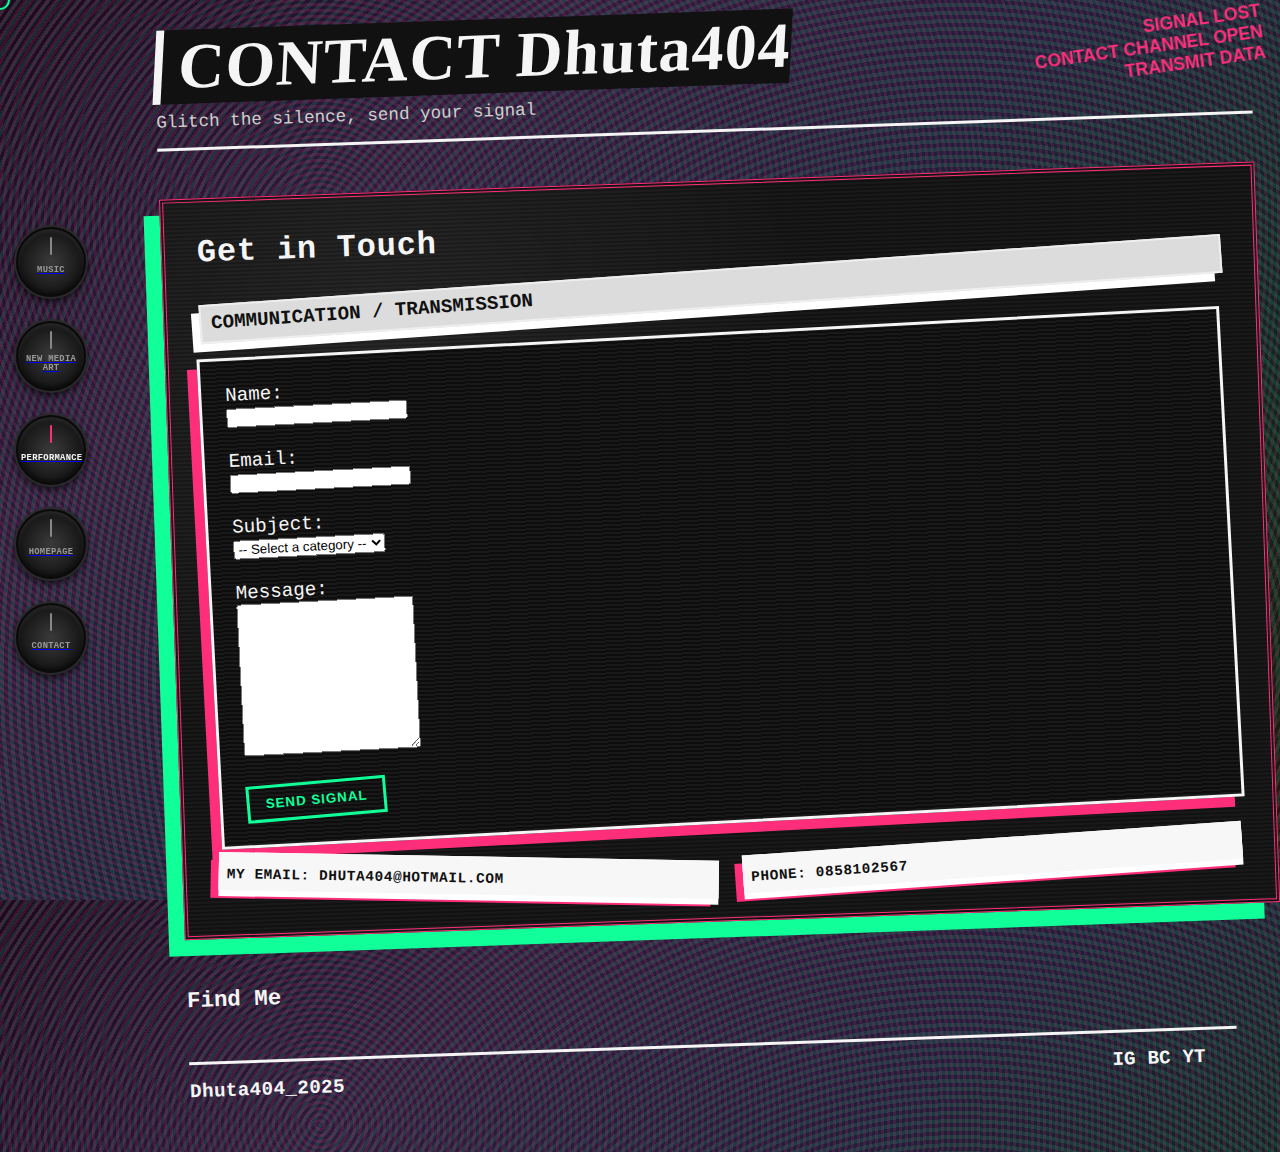
<file: contact.html>
<!DOCTYPE html>
<html lang="en">
<head>
  <!-- Meta -->
  <meta charset="UTF-8" />
  <meta name="viewport" content="width=device-width, initial-scale=1" />

  <!-- Title -->
  <title>Dhuta404 // CONTACT</title>

  <!-- Stylesheet -->
  <link rel="stylesheet" href="style.css" />
</head>
<body>
  <!-- Custom cursor -->
  <div class="cursor" aria-hidden="true"></div>

  <!-- Navigation -->
  <nav class="side-menu" aria-label="Primary">
    <a href="music.html">
      <div class="synth-pad" data-target="#music">
        <div class="knob-indicator"></div>
        <span class="knob-label">MUSIC</span>
      </div>
    </a>
    <a href="newmediaart.html">
      <div class="synth-pad" data-target="#media">
        <div class="knob-indicator"></div>
        <span class="knob-label">NEW MEDIA ART</span>
      </div>
    </a>
    <a href="performance.html">
      <div class="synth-pad active" data-target="#performance">
        <div class="knob-indicator"></div>
        <span class="knob-label">PERFORMANCE</span>
      </div>
    </a>
    <a href="index.html">
      <div class="synth-pad" data-target="#performance">
        <div class="knob-indicator"></div>
        <span class="knob-label">Homepage</span>
      </div>
    </a>
    <a href="contact.html">
      <div class="synth-pad" data-target="#performance">
        <div class="knob-indicator"></div>
        <span class="knob-label">Contact</span>
      </div>
    </a>
  </nav>


  <!-- Top-right glitch block -->
  <div class="menu-error" role="status" aria-live="polite">
    SIGNAL LOST<br />
    CONTACT CHANNEL OPEN<br />
    TRANSMIT DATA
  </div>

  <!-- Tilt wrapper -->
  <div class="tilt-wrapper">
    <header class="masthead">
      <h1 class="headline">CONTACT Dhuta404</h1>
      <p class="tagline">Glitch the silence, send your signal</p>
    </header>

    <main>
      <!-- CONTACT FORM -->
      <section id="contact" class="section about">
        <h2 class="section-title">Get in Touch</h2>

        <div class="about-collage">
          <div class="torn-strip">COMMUNICATION / TRANSMISSION</div>

          <div class="about-text-card">
            <form id="contact-form" class="contact-form">
  <label for="name">Name:</label><br />
  <input type="text" id="name" name="name" required /><br /><br />

  <label for="email">Email:</label><br />
  <input type="email" id="email" name="email" required /><br /><br />

  <label for="subject">Subject:</label><br />
  <select id="subject" name="subject" required>
    <option value="">-- Select a category --</option>
    <option value="general">General Inquiry</option>
    <option value="collaboration">Collaboration</option>
    <option value="performance">Performance Request</option>
    <option value="media">Media/Press</option>
  </select><br /><br />

  <label for="message">Message:</label><br />
  <textarea id="message" name="message" rows="10" required></textarea><br /><br />

  <!-- Stamped Label Button -->
  <button type="submit" class="stamped-button">SEND SIGNAL</button>
</form>

          </div>

          <figure class="polaroid polaroid-a">
            <figcaption>My Email: dhuta404@hotmail.com</figcaption>
          </figure>

          <figure class="polaroid polaroid-b">
            <figcaption>Phone: 0858102567</figcaption>
          </figure>
        </div>
      </section>
      <!-- Google Map Card -->
<div class="map-card">
  <h3 class="map-title">Find Me</h3>
  <div id="map"></div>
</div>

    </main>
    <!-- Footer -->
    <footer class="site-footer">
      <span>Dhuta404_2025</span>
      <ul class="socials">
        <li><a href="https://www.instagram.com/dhuta404" aria-label="Instagram">IG</a></li>
        <li><a href="https://dhuta404.bandcamp.com/" aria-label="Bandcamp">BC</a></li>
        <li><a href="https://www.youtube.com/channel/UCFj3SiL06TPOFvjB-LIYN_g" aria-label="YouTube">YT</a></li>
      </ul>
    </footer>
  </div>
  
<script src="newmedia.js"></script>
</body>
</html>
</file>
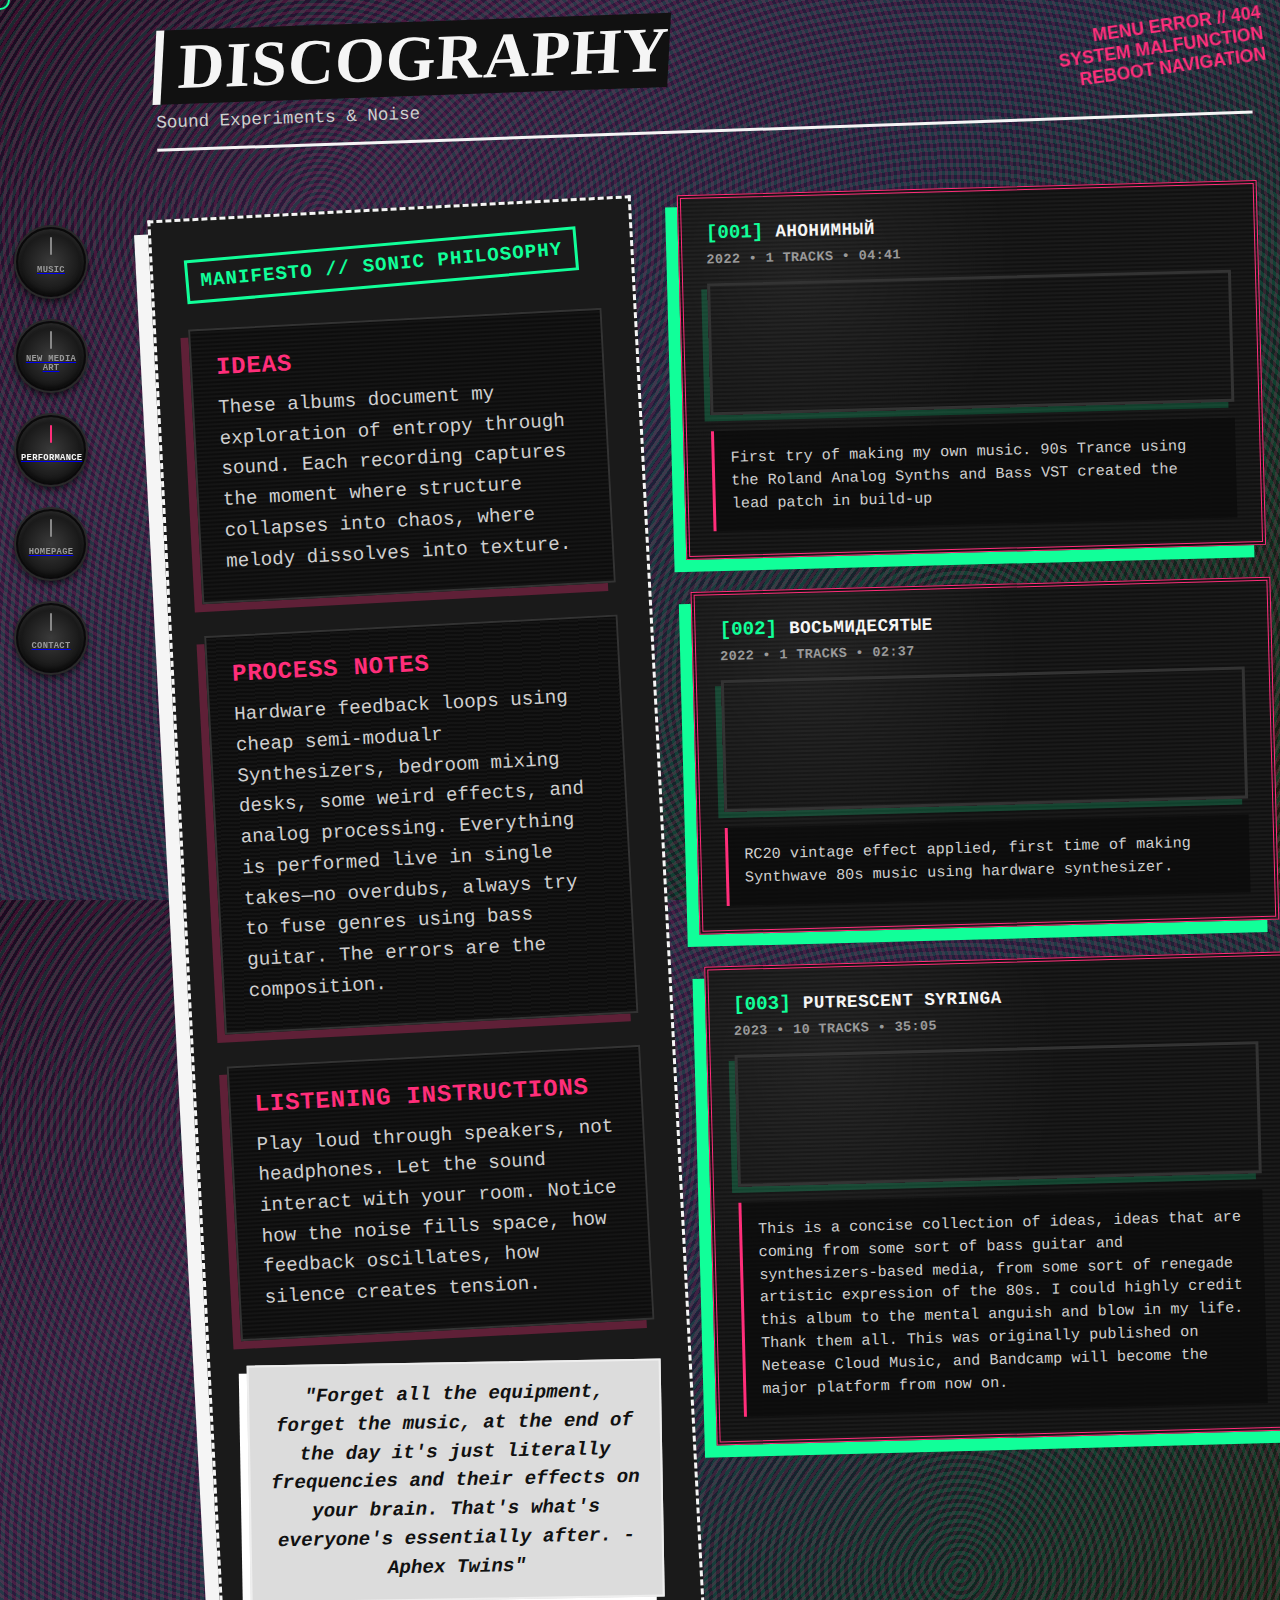
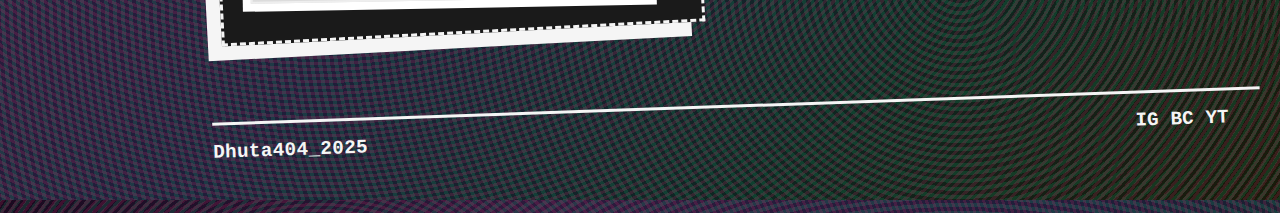
<file: music.html>
<!DOCTYPE html>
<html lang="en">
<head>
  <meta charset="UTF-8">
  <meta name="viewport" content="width=device-width, initial-scale=1">
  <title>MUSIC // Dhuta404</title>
  <link rel="stylesheet" href="style.css">
</head>
<body>
  <!-- Custom cursor -->
  <div class="cursor" aria-hidden="true"></div>

  <!-- Navigation -->
  <nav class="side-menu" aria-label="Primary">
    <a href="music.html">
      <div class="synth-pad" data-target="#music">
        <div class="knob-indicator"></div>
        <span class="knob-label">MUSIC</span>
      </div>
    </a>
    <a href="newmediaart.html">
      <div class="synth-pad" data-target="#media">
        <div class="knob-indicator"></div>
        <span class="knob-label">NEW MEDIA ART</span>
      </div>
    </a>
    <a href="performance.html">
      <div class="synth-pad active" data-target="#performance">
        <div class="knob-indicator"></div>
        <span class="knob-label">PERFORMANCE</span>
      </div>
    </a>
    <a href="index.html">
      <div class="synth-pad" data-target="#performance">
        <div class="knob-indicator"></div>
        <span class="knob-label">Homepage</span>
      </div>
    </a>
    <a href="contact.html">
      <div class="synth-pad" data-target="#performance">
        <div class="knob-indicator"></div>
        <span class="knob-label">Contact</span>
      </div>
    </a>
  </nav>


  <!-- Top-right glitch block -->
  <div class="menu-error" role="status" aria-live="polite">
    MENU ERROR // 404<br>
    SYSTEM MALFUNCTION<br>
    REBOOT NAVIGATION
  </div>

  <!-- Tilt wrapper -->
  <div class="tilt-wrapper">
    <header class="masthead">
      <h1 class="headline">DISCOGRAPHY</h1>
      <p class="tagline">Sound Experiments & Noise</p>
    </header>

    <main class="music-container">
      <!-- Left Column: Content Description -->
      <section class="content-column">
        <div class="content-block">
          <div class="stamped-label">MANIFESTO // SONIC PHILOSOPHY</div>

          <div class="text-chunk">
            <h2 class="chunk-title">Ideas</h2>
            <p>
              These albums document my exploration of entropy through sound. Each recording 
              captures the moment where structure collapses into chaos, where melody dissolves 
              into texture.
            </p>
          </div>

          <div class="text-chunk">
            <h2 class="chunk-title">PROCESS NOTES</h2>
            <p>
              Hardware feedback loops using cheap semi-modualr Synthesizers, bedroom mixing desks, some weird effects, 
              and analog processing. Everything is performed live in single takes—no 
              overdubs, always try to fuse genres using bass guitar. The errors are the composition.
            </p>
          </div>

          <div class="text-chunk">
            <h2 class="chunk-title">LISTENING INSTRUCTIONS</h2>
            <p>
              Play loud through speakers, not headphones. Let the sound interact with your 
              room. Notice how the noise fills space, how feedback oscillates, how silence 
              creates tension. 
            </p>
          </div>

          <div class="torn-note">
            "Forget all the equipment, forget the music, at the end of the day it's just literally frequencies and their effects on your brain. That's what's everyone's essentially after. -Aphex Twins"
          </div>
        </div>
      </section>

      <!-- Right Column: Album Embeds -->
      <section class="albums-column">
        <h2 class="section-title" style="display:none;">Albums</h2>

        <div class="album-card">
          <div class="album-header">
            <span class="album-number">[001]</span>
            <span class="album-title">Анонимный</span>
          </div>
          <div class="album-meta">
            <span>2022 • 1 TRACKS • 04:41</span>
          </div>
          <div class="player-container">
            <iframe style="border: 0; width: 100%; height: 120px;" src="https://bandcamp.com/EmbeddedPlayer/album=1033233838/size=large/bgcol=ffffff/linkcol=0687f5/tracklist=false/artwork=small/transparent=true/"></iframe>
          </div>
          <div class="album-description">
            First try of making my own music. 90s Trance using the Roland Analog Synths and Bass VST created the lead patch in build-up
          </div>
        </div>

        <div class="album-card">
          <div class="album-header">
            <span class="album-number">[002]</span>
            <span class="album-title">восьмидесятые</span>
          </div>
          <div class="album-meta">
            <span>2022 • 1 TRACKS • 02:37</span>
          </div>
          <div class="player-container">
            <iframe style="border: 0; width: 100%; height: 120px;" src="https://bandcamp.com/EmbeddedPlayer/album=3467554543/size=large/bgcol=ffffff/linkcol=0687f5/tracklist=false/artwork=small/transparent=true/"></iframe>
          </div>
          <div class="album-description">
            RC20 vintage effect applied, first time of making Synthwave 80s music using hardware synthesizer.
          </div>
        </div>

        <div class="album-card">
          <div class="album-header">
            <span class="album-number">[003]</span>
            <span class="album-title">Putrescent Syringa</span>
          </div>
          <div class="album-meta">
            <span>2023 • 10 TRACKS • 35:05</span>
          </div>
          <div class="player-container">
            <iframe style="border: 0; width: 100%; height: 120px;" src="https://bandcamp.com/EmbeddedPlayer/album=2545382442/size=large/bgcol=ffffff/linkcol=0687f5/tracklist=false/artwork=small/transparent=true/"></iframe>
          </div>
          <div class="album-description">
            This is a concise collection of ideas, ideas that are coming from some sort of bass guitar and synthesizers-based media, from some sort of renegade artistic expression of the 80s. I could highly credit this album to the mental anguish and blow in my life. Thank them all. This was originally published on Netease Cloud Music, and Bandcamp will become the major platform from now on.
          </div>
        </div>
      </section>
    </main>

    <!-- Footer -->
    <footer class="site-footer">
      <span>Dhuta404_2025</span>
      <ul class="socials">
        <li><a href="https://www.instagram.com/dhuta404?igsh=MXZoOHIxcnI0bGNqMg==" aria-label="Instagram">IG</a></li>
        <li><a href="https://dhuta404.bandcamp.com/" aria-label="Bandcamp">BC</a></li>
        <li><a href="https://www.youtube.com/channel/UCFj3SiL06TPOFvjB-LIYN_g" aria-label="YouTube">YT</a></li>
      </ul>
    </footer>
  </div>

  <script src="newmedia.js"></script>
</body>
</html>
</file>
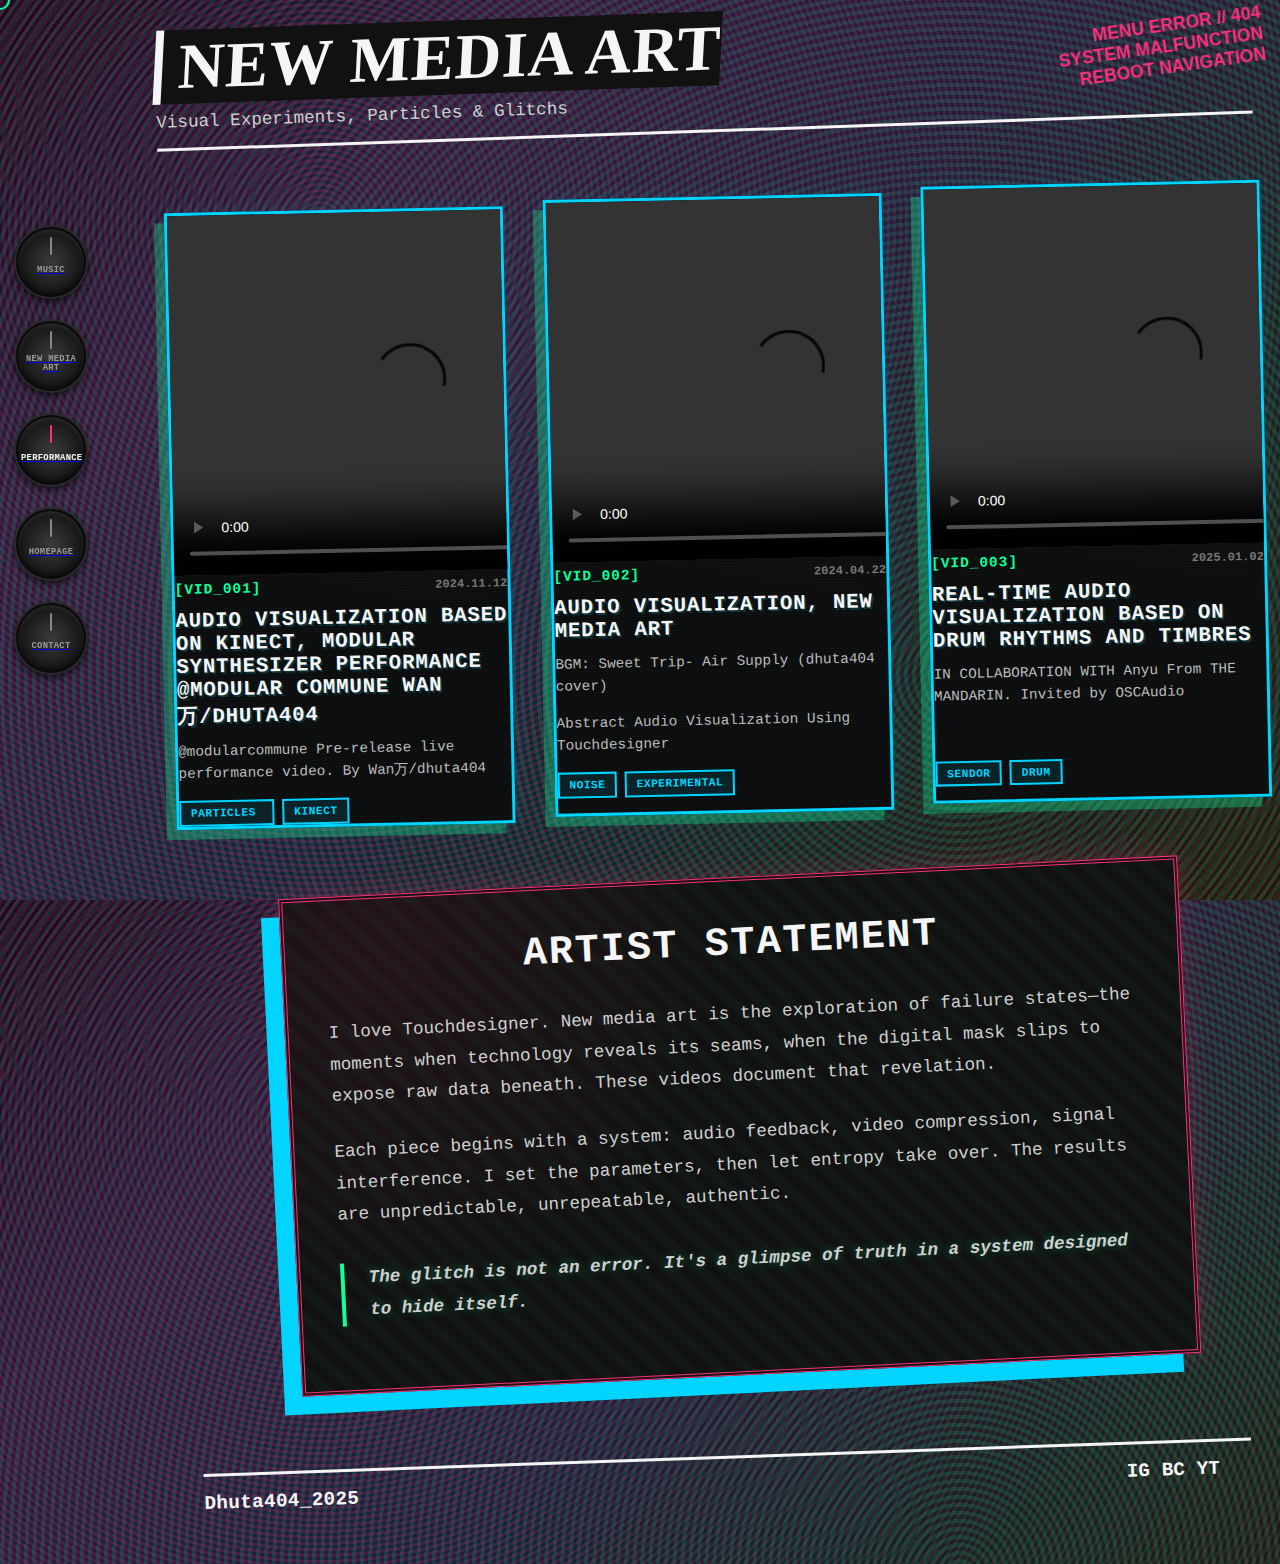
<file: newmediaart.html>
<!DOCTYPE html>
<html lang="en">
<head>
  <meta charset="UTF-8">
  <meta name="viewport" content="width=device-width, initial-scale=1">
  <title>NEW MEDIA ART // Dhuta404</title>
  <link rel="stylesheet" href="style.css">
</head>
<body>
  <!-- Custom cursor -->
  <div class="cursor" aria-hidden="true"></div>

  <!-- Navigation -->
  <nav class="side-menu" aria-label="Primary">
    <a href="music.html">
      <div class="synth-pad" data-target="#music">
        <div class="knob-indicator"></div>
        <span class="knob-label">MUSIC</span>
      </div>
    </a>
    <a href="newmediaart.html">
      <div class="synth-pad" data-target="#media">
        <div class="knob-indicator"></div>
        <span class="knob-label">NEW MEDIA ART</span>
      </div>
    </a>
    <a href="performance.html">
      <div class="synth-pad active" data-target="#performance">
        <div class="knob-indicator"></div>
        <span class="knob-label">PERFORMANCE</span>
      </div>
    </a>
    <a href="index.html">
      <div class="synth-pad" data-target="#performance">
        <div class="knob-indicator"></div>
        <span class="knob-label">Homepage</span>
      </div>
    </a>
    <a href="contact.html">
      <div class="synth-pad" data-target="#performance">
        <div class="knob-indicator"></div>
        <span class="knob-label">Contact</span>
      </div>
    </a>
  </nav>


  <!-- Top-right glitch block -->
  <div class="menu-error" role="status" aria-live="polite">
    MENU ERROR // 404<br>
    SYSTEM MALFUNCTION<br>
    REBOOT NAVIGATION
  </div>

  <!-- Tilt wrapper -->
  <div class="tilt-wrapper">
    <header class="masthead">
      <h1 class="headline">NEW MEDIA ART</h1>
      <p class="tagline">Visual Experiments, Particles & Glitchs</p>
    </header>

    <main class="media-container">
      <!-- Video Grid: 3 Columns -->
      <section class="video-grid">
        <!-- Video Card 1 -->
        <div class="video-card">
          <div class="video-frame">
            <div class="scan-lines">
              <video width="480" height="360" controls>
                <source src="https://www.scss.tcd.ie/~liy55/Portfolio/img/1.mp4" type="video/ogg">
              </video>
            </div>
            <div class="video-header">
              <span class="video-number">[VID_001]</span>
              <span class="timestamp">2024.11.12</span>
            </div>
            <h3 class="video-title">Audio visualization based on Kinect, modular synthesizer performance @Modular Commune Wan万/dhuta404</h3>
            <p class="video-description">@modularcommune Pre-release live performance video. By Wan万/dhuta404</p>
            <div class="video-tags">
              <span class="tag">Particles&nbsp;</span>
              <span class="tag">Kinect</span>
            </div>
          </div>
        </div>

        <!-- Video Card 2 -->
        <div class="video-card">
          <div class="video-frame">
            <div class="scan-lines">
              <video width="480" height="360" controls>
                <source src="https://www.scss.tcd.ie/~liy55/Portfolio/img/3.mp4" type="video/ogg">
              </video>
            </div>
            <div class="video-header">
              <span class="video-number">[VID_002]</span>
              <span class="timestamp">2024.04.22</span>
            </div>
            <h3 class="video-title">Audio Visualization, New Media Art</h3>
            <p class="video-description">BGM: Sweet Trip- Air Supply (dhuta404 cover)</p>
            <p class="video-description">Abstract Audio Visualization Using Touchdesigner&nbsp;</p>
            <div class="video-tags">
              <span class="tag">NOISE</span>
              <span class="tag">EXPERIMENTAL</span>
            </div>
          </div>
        </div>

        <!-- Video Card 3 -->
        <div class="video-card">
          <div class="video-frame">
            <div class="scan-lines">
              <video width="480" height="360" controls>
                <source src="https://www.scss.tcd.ie/~liy55/Portfolio/img/4.mp4" type="video/ogg">
              </video>
            </div>
            <div class="video-header">
              <span class="video-number">[VID_003]</span>
              <span class="timestamp">2025.01.02</span>
            </div>
            <h3 class="video-title">Real-time audio visualization based on drum rhythms and timbres</h3>
            <p class="video-description">IN COLLABORATION WITH Anyu From THE MANDARIN. Invited by OSCAudio</p>
            <p class="video-description">&nbsp;</p>
            <div class="video-tags">
              <span class="tag">Sendor</span>
              <span class="tag">Drum</span>
            </div>
          </div>
        </div>
      </section>

      <!-- Statement Section -->
      <section class="statement-section">
        <h2 class="section-title" style="display:none;">Artist Statement</h2>
        <div class="statement-card">
          <div class="statement-header">
            <span class="glitch-text">ARTIST STATEMENT</span>
          </div>
          <div class="statement-body">
            <p>
              I love Touchdesigner. New media art is the exploration of failure states—the moments when technology reveals 
              its seams, when the digital mask slips to expose raw data beneath. These videos document 
              that revelation.
            </p>
            <p>
              Each piece begins with a system: audio feedback, video compression, signal interference. 
              I set the parameters, then let entropy take over. The results are unpredictable, 
              unrepeatable, authentic.
            </p>
            <p class="statement-quote">
              The glitch is not an error. It's a glimpse of truth in a system designed to hide itself.
            </p>
          </div>
        </div>
      </section>
    </main>

    <!-- Footer -->
    <footer class="site-footer">
      <span>Dhuta404_2025</span>
      <ul class="socials">
        <li><a href="https://www.instagram.com/dhuta404?igsh=MXZoOHIxcnI0bGNqMg==" aria-label="Instagram">IG</a></li>
        <li><a href="https://dhuta404.bandcamp.com/" aria-label="Bandcamp">BC</a></li>
        <li><a href="https://www.youtube.com/channel/UCFj3SiL06TPOFvjB-LIYN_g" aria-label="YouTube">YT</a></li>
      </ul>
    </footer>
  </div>

  <script src="newmedia.js"></script>
</body>
</html>
</file>
<file: style.css>
/* =========================================
   UNIVERSAL CSS FOR CYBERPUNK PORTFOLIO
   ========================================= */


* { 
  box-sizing: border-box; 
  margin: 0; 
  padding: 0; 
}

html, body { 
  height: 100%; 
}

body {
  /* Complex layered background with gradients and patterns */
  background: 
    repeating-radial-gradient(circle at 25% 25%, 
      transparent 0, transparent 3px, 
      rgba(255, 46, 122, 0.15) 3px, rgba(255, 46, 122, 0.15) 6px),
    repeating-radial-gradient(circle at 75% 75%, 
      transparent 0, transparent 4px, 
      rgba(17, 255, 153, 0.12) 4px, rgba(17, 255, 153, 0.12) 8px),
    linear-gradient(135deg, 
      #1a0a1f 0%, #2d1b3d 25%, #1f1f3a 50%, #0f2621 75%, #1a1a0a 100%),
    repeating-linear-gradient(45deg,
      transparent, transparent 2px,
      rgba(255, 255, 255, 0.02) 2px, rgba(255, 255, 255, 0.02) 4px);
  
  color: #f5f5f5;
  font-family: 'Courier New', monospace;
  cursor: default;
  overflow-x: hidden;
  font-size: 1.2rem;
  min-width: 320px;
}

/* Color palette variables */
:root {
  --neon-pink: #ff2e7a;
  --neon-green: #11ff99;
  --neon-blue: #00d4ff;
  --neon-orange: #ff9500;
  --ink-white: #f5f5f5;
  --paper-gray: #2a2a2a;
}

/* =========================================
   CUSTOM CURSOR
   ========================================= */

/* Default neon ring cursor */
.cursor {
  position: fixed;
  width: 20px;   /* 自定义光标大小 */
  height: 20px;
  border: 2px solid var(--neon-green);
  border-radius: 50%;
  pointer-events: none;
  transform: translate(-50%, -50%); /* 关键：居中 */
  transition: transform 0.1s ease;
  z-index: 9999;
}


/* Blue variant for newmedia page */
body.newmedia .cursor {
  border-color: var(--neon-blue);
  mix-blend-mode: screen;
  box-shadow: 0 0 10px var(--neon-blue), 0 0 20px rgba(0, 212, 255, 0.3);
}

/* =========================================
   LEFT SIDE NAVIGATION MENU
   Styled as modular synthesizer knobs
   ========================================= */

.side-menu {
  position: fixed;
  top: 50%;
  left: 1rem;
  transform: translateY(-50%);
  display: flex;
  flex-direction: column;
  gap: 1.5rem;
  z-index: 200;
}

/* Circular synth knob button */
.synth-pad {
  /* 3D-style gradient from light to dark */
  background: 
    radial-gradient(circle at 50% 50%, #3a3a3a 0%, #1a1a1a 60%, #0a0a0a 100%);
  color: var(--ink-white);
  border: 2px solid #0a0a0a;
  border-radius: 50%;
  padding: 0;
  width: 70px;
  height: 70px;
  display: flex;
  flex-direction: column;
  align-items: center;
  justify-content: center;
  position: relative;
  cursor: pointer;
  transition: transform 0.15s ease;
  /* Multiple shadows for depth effect */
  box-shadow: 
    0 0 0 2px #2a2a2a,
    0 4px 8px rgba(0,0,0,0.8),
    inset 0 2px 4px rgba(255,255,255,0.1),
    inset 0 -2px 4px rgba(0,0,0,0.6);
  text-decoration: none;
}

/* Visual indicator line on knob */
.knob-indicator {
  position: absolute;
  width: 2px;
  height: 18px;
  background: #888;
  top: 8px;
  border-radius: 1px;
  transition: background 0.15s ease, box-shadow 0.15s ease;
}

/* Text label below knob */
.knob-label {
  font-size: 0.55rem;
  font-weight: 700;
  text-transform: uppercase;
  letter-spacing: 0.3px;
  text-align: center;
  margin-top: 16px;
  line-height: 1;
  max-width: 60px;
  color: #999;
}

/* Active state for current page */
.synth-pad.active .knob-indicator {
  background: var(--neon-pink);
}

.synth-pad.active .knob-label {
  color: var(--ink-white);
}

/* Hover effects: rotate knob and light up */
.synth-pad:hover {
  transform: rotate(25deg);
}

.synth-pad:hover .knob-indicator {
  background: var(--neon-pink);
  box-shadow: 0 0 8px var(--neon-pink);
}

.synth-pad:hover .knob-label {
  color: var(--ink-white);
}

/* Active state variations by page */
body.newmedia .synth-pad.active .knob-indicator {
  background: var(--neon-blue);
  box-shadow: 0 0 8px var(--neon-blue);
}

body.performance .synth-pad.active .knob-indicator {
  background: var(--neon-orange);
  box-shadow: 0 0 8px var(--neon-orange);
}

/* =========================================
   TOP-RIGHT ERROR MESSAGE
   Animated glitch text element
   ========================================= */

.menu-error {
  position: fixed;
  top: 1rem; 
  right: 1rem;
  text-align: right;
  color: var(--neon-pink);
  font-family: 'Impact', 'Arial Black', sans-serif;
  font-weight: 900;
  font-size: 1.1rem;
  line-height: 1.2;
  z-index: 150;
  transform: rotate(-8deg);
  animation: glitch-shift 1.4s infinite steps(2, end);
}

/* Glitch animation with color-shifted shadows */
@keyframes glitch-shift {
  0%   { text-shadow: 2px 0 #fff, -2px 0 #0ff; }
  50%  { text-shadow: -2px -2px #ff0, 2px 2px #0f0; }
  100% { text-shadow: 0 0 #fff; }
}

/* Variation for newmedia page */
body.newmedia .menu-error {
  color: var(--neon-blue);
  animation: glitch-shift-newmedia 1.6s infinite steps(3, end);
}

@keyframes glitch-shift-newmedia {
  0%   { text-shadow: 2px 0 var(--neon-pink), -2px 0 var(--neon-green); }
  33%  { text-shadow: -2px -2px var(--neon-blue), 2px 2px var(--neon-pink); }
  66%  { text-shadow: 2px -2px var(--neon-green), -2px 2px var(--neon-blue); }
  100% { text-shadow: 0 0 var(--ink-white); }
}

/* Variation for performance page */
body.performance .menu-error {
  color: var(--neon-orange);
  animation: glitch-shift-performance 1.8s infinite steps(2, end);
}

@keyframes glitch-shift-performance {
  0%   { text-shadow: 2px 0 var(--neon-pink), -2px 0 var(--neon-green); }
  50%  { text-shadow: -2px -2px var(--neon-orange), 2px 2px var(--neon-green); }
  100% { text-shadow: 0 0 var(--ink-white); }
}

/* =========================================
   GLOBAL TILT WRAPPER
   Skews entire content area for glitch effect
   ========================================= */

.tilt-wrapper {
  margin-left: 120px;  /* Space for side menu */
  padding: 2rem;
  transform: rotate(-2deg);
  transform-origin: top left;
}

/* Variations by page */
body.newmedia .tilt-wrapper {
  transform: rotate(-1.5deg);
}

body.performance .tilt-wrapper {
  transform: rotate(-1.8deg);
}

/* =========================================
   MASTHEAD / HEADER
   Classic newspaper-style title
   ========================================= */

.masthead { 
  border-bottom: 3px solid var(--ink-white); 
  padding-bottom: 1rem; 
  margin-bottom: 2rem; 
  position: relative;
}

/* Decorative line under masthead (newmedia & performance) */
body.newmedia .masthead,
body.performance .masthead {
  margin-bottom: 3rem;
}

body.newmedia .masthead {
  border-bottom-color: var(--neon-blue);
}

body.performance .masthead {
  border-bottom-color: var(--neon-orange);
}

body.newmedia .masthead::after {
  content: '';
  position: absolute;
  bottom: -6px;
  left: 0;
  width: 60%;
  height: 3px;
  background: var(--neon-pink);
  transform: skewX(-15deg);
}

body.performance .masthead::after {
  content: '';
  position: absolute;
  bottom: -6px;
  left: 0;
  width: 50%;
  height: 3px;
  background: var(--neon-green);
  transform: skewX(-10deg);
}

/* Main headline text */
.headline {
  font-family: 'Times New Roman', serif;
  font-size: 4rem;
  letter-spacing: 1px;
  border-left: 8px solid var(--ink-white);
  padding-left: 1rem;
  text-align: left;
  transform: skew(-5deg);
  background: #111;
  display: inline-block;
}

/* Performance page variation */
body.performance .headline {
  font-size: 3.5rem;
  border-left-width: 10px;
  border-left-color: var(--neon-orange);
  transform: skew(-4deg);
  background: linear-gradient(135deg, rgba(255, 149, 0, 0.1), transparent);
  text-shadow: 2px 2px 0 rgba(255, 149, 0, 0.3);
}

/* Subtitle/tagline text */
.tagline {
  margin-top: 0.5rem;
  font-size: 1.1rem;
  color: #cfcfcf;
  text-align: left;
}

/* Newmedia page variation */
body.newmedia .tagline {
  color: var(--neon-green);
  text-transform: uppercase;
  letter-spacing: 1px;
}

/* Performance page variation */
body.performance .tagline {
  text-transform: uppercase;
  letter-spacing: 0.8px;
}

/* =========================================
   SECTION BASE
   Generic content sections
   ========================================= */

.section { 
  margin: 3rem auto; 
  padding: 2rem; 
  max-width: 1100px; 
}

.section-title {
  font-size: 2rem; 
  font-weight: 900; 
  text-align: left;
  margin-bottom: 1rem; 
  letter-spacing: 0.8px;
}

/* =========================================
   MAINPAGE: RECENT TRANSMISSIONS
   Newspaper clipping style cards
   ========================================= */

.transmissions {
  background: #1a1a1a;
  border: 3px dashed var(--ink-white);
  box-shadow: -14px 14px 0 var(--ink-white);
}

/* Individual clipping card */
.clipping {
  position: relative;
  background: var(--paper-gray);
  border: 2px solid #ddd;
  padding: 1rem;
  margin-bottom: 1rem;
  box-shadow: 0 0 0 6px #111 inset, -10px 10px 0 #fff;
  filter: grayscale(100%) contrast(110%);
}

/* Tape decoration on clippings */
.tape {
  position: absolute;
  width: 80px; 
  height: 18px;
  background: #bbb; 
  opacity: 0.8;
  top: -12px; 
  box-shadow: 0 2px 0 rgba(0,0,0,0.4);
}

.tape-left  { 
  left: 12px; 
  transform: rotate(-3deg); 
}

.tape-right { 
  right: 12px; 
  transform: rotate(3deg); 
}

/* Header text in clipping */
.clipping-header {
  font-weight: 900; 
  text-transform: uppercase; 
  letter-spacing: 1px;
  margin-bottom: 0.5rem; 
  color: #111; 
  background: #eaeaea;
  display: inline-block; 
  padding: 0.25rem 0.5rem;
}

/* Image in clipping */
.clipping-image {
  width: 60%; 
  border: 3px solid #eaeaea; 
  display: block; 
  margin: 0.5rem 0;
}

/* Metadata row */
.clipping-meta {
  display: flex; 
  justify-content: space-between; 
  align-items: baseline;
}

.album-title { 
  font-weight: 900; 
  letter-spacing: 0.6px; 
}

.watch-now  { 
  color: var(--neon-pink); 
  font-weight: 900; 
}

/* =========================================
   MAINPAGE: ABOUT ME SECTION
   Collage with polaroids and text card
   ========================================= */

.about {
  background:
    radial-gradient(circle at 20% 20%, rgba(255,255,255,0.06), transparent 40%),
    repeating-linear-gradient(0deg, rgba(255,255,255,0.04) 0 2px, transparent 2px 4px),
    #111;
  border: 4px double var(--neon-pink);
  box-shadow: -16px 16px 0 var(--neon-green);
  overflow: hidden;
}

/* Flexbox layout for collage items */
.about-collage {
  position: relative; 
  display: flex;
  flex-wrap: wrap;
  gap: 1.5rem; 
  align-items: flex-start;
  width: 100%;
}

/* Torn paper strip label */
.torn-strip {
  flex: 1 1 100%;
  background: #dcdcdc; 
  color: #111;
  font-weight: 900; 
  text-transform: uppercase; 
  padding: 0.4rem 0.6rem;
  transform: rotate(-2deg); 
  width: fit-content;
  border: 2px solid #eee;
  box-shadow: -8px 8px 0 #fff;
}

/* Polaroid photo cards */
.polaroid {
  background: #f7f7f7; 
  border: 8px solid #f7f7f7;
  box-shadow: 0 6px 0 #fff, -8px 8px 0 var(--neon-pink); 
  transform: rotate(2deg);
  transition: transform 0.15s ease, box-shadow 0.15s ease;
  flex: 1 1 calc(50% - 1rem);
  min-width: 200px;
  max-width: 100%;
}

.polaroid img { 
  width: 100%; 
  height: auto;
  display: block; 
  filter: contrast(105%) saturate(110%);
}

.polaroid figcaption {
  color: #111; 
  font-weight: 700; 
  text-transform: uppercase;
  padding-top: 0.4rem; 
  letter-spacing: 0.6px;
  font-size: clamp(0.7rem, 2vw, 0.9rem);
}

/* Individual polaroid rotations */
.polaroid-a { 
  transform: rotate(3deg); 
}

.polaroid-b { 
  transform: rotate(-2deg); 
}

/* Hover effect: straighten and lift */
.polaroid:hover {
  transform: rotate(0deg) translateY(-2px);
  box-shadow: 0 6px 0 #fff, -10px 10px 0 var(--neon-green);
}

/* Text content card */
.about-text-card {
  background:
    repeating-linear-gradient(0deg, rgba(255,255,255,0.05) 0 2px, rgba(0,0,0,0.0) 2px 4px),
    #0d0d0d;
  border: 3px solid var(--ink-white);
  padding: 1.5rem;
  box-shadow: -10px 10px 0 var(--neon-pink);
  transform: rotate(-1deg);
  flex: 1 1 100%;
  width: 100%;
  max-width: 100%;
  box-sizing: border-box;
}

.about-text-card p {
  line-height: 1.7;
  font-size: clamp(0.9rem, 2.5vw, 1.1rem);
  word-wrap: break-word;
  overflow-wrap: break-word;
}

/* =========================================
   MUSIC PAGE: TWO COLUMN LAYOUT
   Left: description, Right: albums
   ========================================= */

.music-container {
  display: grid;
  grid-template-columns: 1fr 1.2fr;
  gap: 2rem;
  max-width: 1400px;
  margin: 0 auto;
  padding: 2rem 0;
}

/* Left column: content/description */
.content-column {
  background: #1a1a1a;
  border: 3px dashed var(--ink-white);
  box-shadow: -14px 14px 0 var(--ink-white);
  padding: 2rem;
  transform: rotate(-1deg);
}

.content-block {
  display: flex;
  flex-direction: column;
  gap: 2rem;
}

/* Stamped label element */
.stamped-label {
  display: inline-block;
  border: 3px solid var(--neon-green);
  color: var(--neon-green);
  font-weight: 900;
  letter-spacing: 1px;
  padding: 0.5rem 0.75rem;
  transform: rotate(-2deg);
  align-self: flex-start;
}

/* Text content block */
.text-chunk {
  background: 
    repeating-linear-gradient(0deg, rgba(255,255,255,0.03) 0 2px, transparent 2px 4px),
    #0d0d0d;
  border: 2px solid #333;
  padding: 1.5rem;
  box-shadow: -8px 8px 0 rgba(255,46,122,0.3);
}

.chunk-title {
  font-size: 1.5rem;
  font-weight: 900;
  letter-spacing: 0.8px;
  margin-bottom: 0.75rem;
  color: var(--neon-pink);
  text-transform: uppercase;
}

.text-chunk p {
  line-height: 1.6;
  color: #cfcfcf;
}

/* Torn note element */
.torn-note {
  background: #dcdcdc;
  color: #111;
  padding: 1rem;
  border: 2px solid #eee;
  box-shadow: -8px 8px 0 #fff;
  transform: rotate(2deg);
  font-style: italic;
  font-weight: 700;
  line-height: 1.5;
  text-align: center;
}

/* Right column: album cards */
.albums-column {
  display: flex;
  flex-direction: column;
  gap: 2rem;
}

/* Individual album card */
.album-card {
  background:
    radial-gradient(circle at 20% 20%, rgba(255,255,255,0.06), transparent 40%),
    repeating-linear-gradient(0deg, rgba(255,255,255,0.04) 0 2px, transparent 2px 4px),
    #111;
  border: 4px double var(--neon-pink);
  box-shadow: -12px 12px 0 var(--neon-green);
  padding: 1.5rem;
  transform: rotate(0.5deg);
  transition: transform 0.2s ease, box-shadow 0.2s ease;
}

.album-card:hover {
  transform: rotate(0deg) translateY(-4px);
  box-shadow: -16px 16px 0 var(--neon-green);
}

/* Album header with number and title */
.album-header {
  display: flex;
  align-items: baseline;
  gap: 0.75rem;
  margin-bottom: 0.5rem;
}

.album-number {
  font-size: 1.2rem;
  font-weight: 900;
  color: var(--neon-green);
  font-family: 'Courier New', monospace;
}

.album-title {
  font-size: 1.1rem;
  font-weight: 900;
  letter-spacing: 0.5px;
  text-transform: uppercase;
  color: var(--ink-white);
}

/* Album metadata (date, genre, etc) */
.album-meta {
  font-size: 0.85rem;
  color: #999;
  margin-bottom: 1rem;
  font-weight: 700;
  letter-spacing: 0.3px;
}

/* Audio player container */
.player-container {
  margin: 1rem 0;
  border: 3px solid #333;
  box-shadow: -6px 6px 0 rgba(17,255,153,0.2);
}

/* Album description text */
.album-description {
  margin-top: 1rem;
  padding: 1rem;
  background: rgba(10,10,10,0.7);
  border-left: 3px solid var(--neon-pink);
  font-size: 0.95rem;
  line-height: 1.5;
  color: #cfcfcf;
}

/* =========================================
   NEWMEDIA PAGE: VIDEO GRID
   3-column grid of video cards
   ========================================= */

.media-container {
  max-width: 1600px;
  margin: 0 auto;
  padding: 2rem 0;
}

/* Grid layout for videos */
.video-grid {
  display: grid;
  grid-template-columns: repeat(3, 1fr);
  gap: 2.5rem;
  margin-bottom: 4rem;
}

/* Individual video card */
.video-card {
  background:
    repeating-linear-gradient(0deg, 
      rgba(0, 212, 255, 0.03) 0 1px, 
      transparent 1px 3px),
    radial-gradient(circle at 80% 20%, 
      rgba(255, 46, 122, 0.08), 
      transparent 50%),
    #0d0d0d;
  border: 3px solid var(--neon-blue);
  box-shadow: 
    -10px 10px 0 rgba(17, 255, 153, 0.3),
    0 0 20px rgba(0, 212, 255, 0.1);
  padding: 0;
  transform: rotate(0.8deg);
  transition: all 0.3s ease;
  overflow: hidden;
}

.video-card:hover {
  transform: rotate(0deg) translateY(-6px) scale(1.02);
  box-shadow: 
    -15px 15px 0 rgba(17, 255, 153, 0.5),
    0 0 30px rgba(0, 212, 255, 0.3);
  border-color: var(--neon-pink);
}


@keyframes scan {
  0% { transform: translateY(0); }
  100% { transform: translateY(100%); }
}

/* Video iframe wrapper */
.video-frame iframe {
  display: block;
  width: 100%;
  height: 100%;
}

/* Video card info section */
.video-info {
  padding: 1.5rem;
}

/* Header row with number and timestamp */
.video-header {
  display: flex;
  justify-content: space-between;
  align-items: center;
  margin-bottom: 0.75rem;
}

.video-number {
  font-size: 0.9rem;
  font-weight: 900;
  color: var(--neon-green);
  font-family: 'Courier New', monospace;
  letter-spacing: 1px;
}

.timestamp {
  font-size: 0.75rem;
  color: #777;
  font-weight: 700;
}

/* Video title */
.video-title {
  font-size: 1.3rem;
  font-weight: 900;
  letter-spacing: 0.8px;
  text-transform: uppercase;
  color: var(--ink-white);
  margin-bottom: 0.75rem;
  text-shadow: 2px 2px 0 rgba(0, 212, 255, 0.2);
}

/* Video description text */
.video-description {
  font-size: 0.9rem;
  line-height: 1.5;
  color: #bbb;
  margin-bottom: 1rem;
}

/* Tag list */
.video-tags {
  display: flex;
  gap: 0.5rem;
  flex-wrap: wrap;
}

/* Individual tag pill */
.tag {
  font-size: 0.7rem;
  font-weight: 900;
  padding: 0.3rem 0.6rem;
  background: rgba(0, 212, 255, 0.1);
  border: 2px solid var(--neon-blue);
  color: var(--neon-blue);
  text-transform: uppercase;
  letter-spacing: 0.5px;
  transition: all 0.2s ease;
}

.tag:hover {
  background: var(--neon-blue);
  color: #000;
  transform: scale(1.05);
}

/* =========================================
   NEWMEDIA PAGE: STATEMENT SECTION
   Artist statement card
   ========================================= */

.statement-section {
  margin-top: 4rem;
}

.statement-card {
  background:
    radial-gradient(circle at 10% 10%, rgba(255, 46, 122, 0.08), transparent 40%),
    repeating-linear-gradient(45deg,
      transparent,
      transparent 10px,
      rgba(17, 255, 153, 0.03) 10px,
      rgba(17, 255, 153, 0.03) 20px),
    #111;
  border: 4px double var(--neon-pink);
  box-shadow: 
    -18px 18px 0 var(--neon-blue),
    0 0 30px rgba(255, 46, 122, 0.2);
  padding: 2.5rem;
  transform: rotate(-0.8deg);
  max-width: 900px;
  margin: 0 auto;
}

.statement-header {
  margin-bottom: 2rem;
  text-align: center;
}

/* Glitchy animated text */
.glitch-text {
  font-size: 2.5rem;
  font-weight: 900;
  letter-spacing: 2px;
  text-transform: uppercase;
  color: var(--ink-white);
  display: inline-block;
  position: relative;
  animation: glitch-text 3s infinite;
}

@keyframes glitch-text {
  0%, 90%, 100% { 
    text-shadow: 
      3px 0 var(--neon-pink),
      -3px 0 var(--neon-blue);
  }
  92% {
    text-shadow: 
      -3px -3px var(--neon-green),
      3px 3px var(--neon-pink);
  }
  94% {
    text-shadow: 
      3px -3px var(--neon-blue),
      -3px 3px var(--neon-green);
  }
}

/* Statement body text */
.statement-body p {
  font-size: 1.1rem;
  line-height: 1.8;
  color: #cfcfcf;
  margin-bottom: 1.5rem;
}

/* Highlighted quote */
.statement-quote {
  font-style: italic;
  font-weight: 700;
  color: var(--neon-green);
  border-left: 4px solid var(--neon-green);
  padding-left: 1.5rem;
  margin-top: 2rem;
  text-shadow: 0 0 10px rgba(17, 255, 153, 0.3);
}

/* =========================================
   PERFORMANCE PAGE: TWO COLUMN LAYOUT
   Left: photo & info, Right: video embeds
   ========================================= */

.performance-container {
  display: grid;
  grid-template-columns: 1fr 1.3fr;
  gap: 2.5rem;
  max-width: 1600px;
  margin: 0 auto;
  padding: 2rem 0;
}

/* =========================================
   PERFORMANCE: LEFT COLUMN
   Photo card and text info
   ========================================= */

.info-column {
  display: flex;
  flex-direction: column;
  gap: 2rem;
}

/* Performance photo card */
.photo-card {
  background: #0d0d0d;
  border: 3px solid var(--neon-orange);
  box-shadow: -12px 12px 0 rgba(255, 149, 0, 0.3);
  overflow: hidden;
  transform: rotate(-1deg);
  transition: transform 0.3s ease, box-shadow 0.3s ease;
}

.photo-card:hover {
  transform: rotate(0deg) translateY(-3px);
  box-shadow: -16px 16px 0 rgba(255, 149, 0, 0.5);
}

/* Photo container with aspect ratio */
.photo-frame {
  position: relative;
  width: 100%;
  aspect-ratio: 16/10;
  overflow: hidden;
}

.performance-photo {
  width: 100%;
  height: 100%;
  object-fit: cover;
  display: block;
  filter: contrast(115%) saturate(110%);
  transition: filter 0.3s ease;
}

.photo-card:hover .performance-photo {
  filter: contrast(120%) saturate(130%);
}

/* Overlay label on photo */
.photo-overlay {
  position: absolute;
  top: 1rem;
  right: 1rem;
  background: rgba(0, 0, 0, 0.85);
  color: var(--neon-orange);
  padding: 0.4rem 0.8rem;
  font-weight: 900;
  font-size: 0.9rem;
  letter-spacing: 1px;
  border: 2px solid var(--neon-orange);
  text-shadow: 0 0 10px var(--neon-orange);
}

/* Caption bar below photo */
.photo-caption {
  display: flex;
  justify-content: space-between;
  padding: 1rem;
  background: rgba(255, 149, 0, 0.1);
  border-top: 2px solid var(--neon-orange);
  font-size: 0.8rem;
  font-weight: 700;
}

.location-tag {
  color: var(--neon-green);
}

.date-tag {
  color: #999;
}

/* Text information card */
.text-card {
  background:
    repeating-linear-gradient(0deg,
      rgba(255, 149, 0, 0.03) 0 2px,
      transparent 2px 4px),
    #111;
  border: 3px dashed var(--ink-white);
  box-shadow: -14px 14px 0 var(--ink-white);
  padding: 2rem;
  transform: rotate(0.5deg);
}

/* Card header with icon */
.card-header {
  display: flex;
  align-items: center;
  gap: 0.75rem;
  margin-bottom: 1.5rem;
  padding-bottom: 0.75rem;
  border-bottom: 3px solid var(--neon-orange);
}

.header-icon {
  font-size: 1.5rem;
  color: var(--neon-orange);
}

.header-text {
  font-size: 1.3rem;
  font-weight: 900;
  letter-spacing: 1px;
  text-transform: uppercase;
  color: var(--ink-white);
}

/* Card content sections */
.card-body {
  display: flex;
  flex-direction: column;
  gap: 1.5rem;
}

.subsection-title {
  font-size: 1.2rem;
  font-weight: 900;
  letter-spacing: 0.8px;
  color: var(--neon-green);
  text-transform: uppercase;
  margin-bottom: 0.5rem;
}

.card-body p {
  line-height: 1.7;
  color: #cfcfcf;
  font-size: 1rem;
}

/* Equipment list styling */
.equipment-list {
  list-style: none;
  padding-left: 0;
  color: #cfcfcf;
  line-height: 1.8;
}

.equipment-list li {
  padding-left: 1rem;
  position: relative;
}

/* Philosophy quote highlight */
.philosophy-quote {
  font-style: italic;
  color: var(--neon-orange);
  border-left: 4px solid var(--neon-orange);
  padding-left: 1.5rem;
  font-weight: 700;
  text-shadow: 0 0 8px rgba(255, 149, 0, 0.2);
}

/* Technical specifications card */
.tech-card {
  background: #0d0d0d;
  border: 3px solid var(--neon-green);
  box-shadow: -10px 10px 0 rgba(17, 255, 153, 0.3);
  padding: 1.5rem;
  transform: rotate(-0.8deg);
}

.tech-header {
  font-size: 1.1rem;
  font-weight: 900;
  letter-spacing: 1px;
  text-transform: uppercase;
  color: var(--neon-green);
  margin-bottom: 1rem;
  text-align: center;
  padding-bottom: 0.75rem;
  border-bottom: 2px solid var(--neon-green);
}

/* Grid layout for tech specs */
.tech-grid {
  display: grid;
  grid-template-columns: 1fr 1fr;
  gap: 1rem;
}

.tech-item {
  display: flex;
  flex-direction: column;
  gap: 0.3rem;
}

.tech-label {
  font-size: 0.75rem;
  color: #777;
  font-weight: 700;
  letter-spacing: 0.5px;
}

.tech-value {
  font-size: 0.95rem;
  color: var(--ink-white);
  font-weight: 900;
}

/* =========================================
   PERFORMANCE: RIGHT COLUMN
   Video embed cards
   ========================================= */

.video-column {
  display: flex;
  flex-direction: column;
  gap: 2rem;
}

/* Column header/title */
.column-header {
  display: flex;
  align-items: center;
  justify-content: center;
  gap: 1rem;
  padding: 1rem;
  background: rgba(255, 149, 0, 0.1);
  border: 3px solid var(--neon-orange);
  transform: rotate(-1deg);
}

.header-bracket {
  font-size: 2rem;
  color: var(--neon-orange);
  font-weight: 900;
}

.header-title {
  font-size: 1.5rem;
  font-weight: 900;
  letter-spacing: 1.5px;
  color: var(--ink-white);
}

/* Individual video embed card */
.video-embed-card {
  background: #111;
  border: 3px solid var(--neon-pink);
  box-shadow: -10px 10px 0 rgba(255, 46, 122, 0.3);
  padding: 1.5rem;
  transform: rotate(0.5deg);
  transition: all 0.3s ease;
}

.video-embed-card:hover {
  transform: rotate(0deg) translateY(-4px);
  box-shadow: -14px 14px 0 rgba(255, 46, 122, 0.5);
}

/* Embed header with number and title */
.embed-header {
  display: flex;
  align-items: center;
  gap: 1rem;
  margin-bottom: 1rem;
  padding-bottom: 0.75rem;
  border-bottom: 2px solid rgba(255, 46, 122, 0.3);
}

.embed-number {
  font-size: 1.2rem;
  font-weight: 900;
  color: var(--neon-green);
  font-family: 'Courier New', monospace;
}

.embed-title {
  font-size: 1rem;
  font-weight: 900;
  letter-spacing: 0.8px;
  text-transform: uppercase;
  color: var(--ink-white);
  flex: 1;
}

/* Embed description text */
.embed-description {
  font-size: 0.95rem;
  line-height: 1.6;
  color: #bbb;
  padding: 0.75rem;
  background: rgba(0, 0, 0, 0.5);
  border-left: 3px solid var(--neon-orange);
}

/* =========================================
   FOOTER
   Consistent across all pages
   ========================================= */

.site-footer {
  display: flex;
  justify-content: space-between;
  align-items: center;
  border-top: 3px solid var(--ink-white);
  padding: 1rem 2rem 1rem 0;
  margin-top: 3rem;
  max-width: calc(100% - 3rem);
}

.site-footer span {
  font-weight: 800;
  letter-spacing: 0.4px;
}

/* Footer variations by page */
body.newmedia .site-footer {
  border-top-color: var(--neon-blue);
  margin-top: 4rem;
}

body.newmedia .site-footer span {
  color: var(--neon-green);
}

body.performance .site-footer {
  border-top-color: var(--neon-orange);
  margin-top: 4rem;
}

body.performance .site-footer span {
  color: var(--neon-green);
}

/* Social links list */
.socials {
  list-style: none;
  display: flex;
  gap: 0.75rem;
}

.socials a {
  color: var(--ink-white);
  text-decoration: none;
  font-weight: 900;
  border-bottom: 2px solid transparent;
  transition: all 0.2s ease;
}

.socials a:hover {
  border-bottom-color: var(--neon-pink);
}

/* Hover variations by page */
body.newmedia .socials a:hover {
  border-bottom-color: var(--neon-blue);
  color: var(--neon-blue);
  text-shadow: 0 0 8px var(--neon-blue);
}

body.performance .socials a:hover {
  border-bottom-color: var(--neon-orange);
  color: var(--neon-orange);
  text-shadow: 0 0 8px var(--neon-orange);
}

/* =========================================
   RESPONSIVE DESIGN
   ========================================= */

/* Tablet landscape: 1024px and below */
@media (max-width: 1024px) {
  /* Music page: stack columns */
  .music-container {
    grid-template-columns: 1fr;
  }
  
  .content-column {
    transform: rotate(-0.5deg);
  }
}

/* Larger tablets/small desktop: 1200px and below */
@media (max-width: 1200px) {
  /* Newmedia: 2 column video grid */
  .video-grid {
    grid-template-columns: repeat(2, 1fr);
  }
  
  /* Performance: stack columns */
  .performance-container {
    grid-template-columns: 1fr;
  }
  
  .tech-grid {
    grid-template-columns: 1fr;
  }
}

/* Tablet portrait: 960px and below */
@media (max-width: 960px) {
  .about-collage { 
    grid-template-columns: 1fr; 
  }
  
  .tilt-wrapper { 
    margin-left: 120px; 
  }
}

/* Mobile landscape: 768px and below */
@media (max-width: 768px) {
  /* Newmedia: single column video grid */
  .video-grid {
    grid-template-columns: 1fr;
    gap: 2rem;
  }
  
  .tilt-wrapper {
    margin-left: 100px;
    padding: 1.5rem;
  }
  
  .headline {
    font-size: 3rem;
  }
  
  /* Performance page adjustments */
  body.performance .headline {
    font-size: 2.5rem;
  }
  
  .statement-card {
    padding: 1.5rem;
  }
  
  .text-card,
  .tech-card,
  .photo-card {
    padding: 1.5rem;
  }
}

/* Mobile portrait: 640px and below */
@media (max-width: 640px) {
  /* Reduce side menu size */
  .side-menu { 
    left: 0.5rem; 
  }
  
  .synth-pad { 
    width: 60px; 
    height: 60px; 
  }
  
  .knob-label { 
    font-size: 0.5rem; 
    max-width: 55px; 
  }
  
  .knob-indicator { 
    height: 15px; 
    top: 7px; 
  }
  
  /* Smaller headlines */
  .headline { 
    font-size: 2.5rem; 
  }
  
  body.performance .headline {
    font-size: 2rem;
  }
  
  /* Reduce tilt and spacing */
  .tilt-wrapper { 
    margin-left: 80px; 
    padding: 1rem;
    transform: rotate(-0.8deg);
  }
  
  body.newmedia .tilt-wrapper,
  body.performance .tilt-wrapper {
    transform: rotate(-1deg);
  }
  
  /* Adjust music page spacing */
  .music-container { 
    gap: 1.5rem; 
  }
  
  .content-column, 
  .album-card { 
    padding: 1rem; 
  }
  
  /* Adjust newmedia spacing */
  .video-grid { 
    gap: 1.5rem; 
  }
  
  .video-info { 
    padding: 1rem; 
  }
  
  .video-title { 
    font-size: 1.1rem; 
  }
  
  .glitch-text { 
    font-size: 1.8rem; 
  }
  
  .statement-body p { 
    font-size: 1rem; 
  }
  
  /* Adjust performance spacing */
  .performance-container { 
    gap: 1.5rem; 
  }
  
  .video-column { 
    gap: 1.5rem; 
  }
  
  .header-title { 
    font-size: 1.1rem; 
  }
  
  /* Stack footer on mobile */
  .site-footer {
    flex-direction: column;
    gap: 1rem;
    align-items: flex-start;
  }
}

.stamped-button {
  display: inline-block;
  border: 3px solid var(--neon-green);
  color: var(--neon-green);
  font-weight: 900;
  letter-spacing: 1px;
  padding: 0.5rem 1rem;
  transform: rotate(-2deg);
  background: transparent;
  cursor: pointer;
  transition: background 0.2s ease, color 0.2s ease;
}
.stamped-button:hover {
  background: var(--neon-green);
  color: #000;
}
</file>
